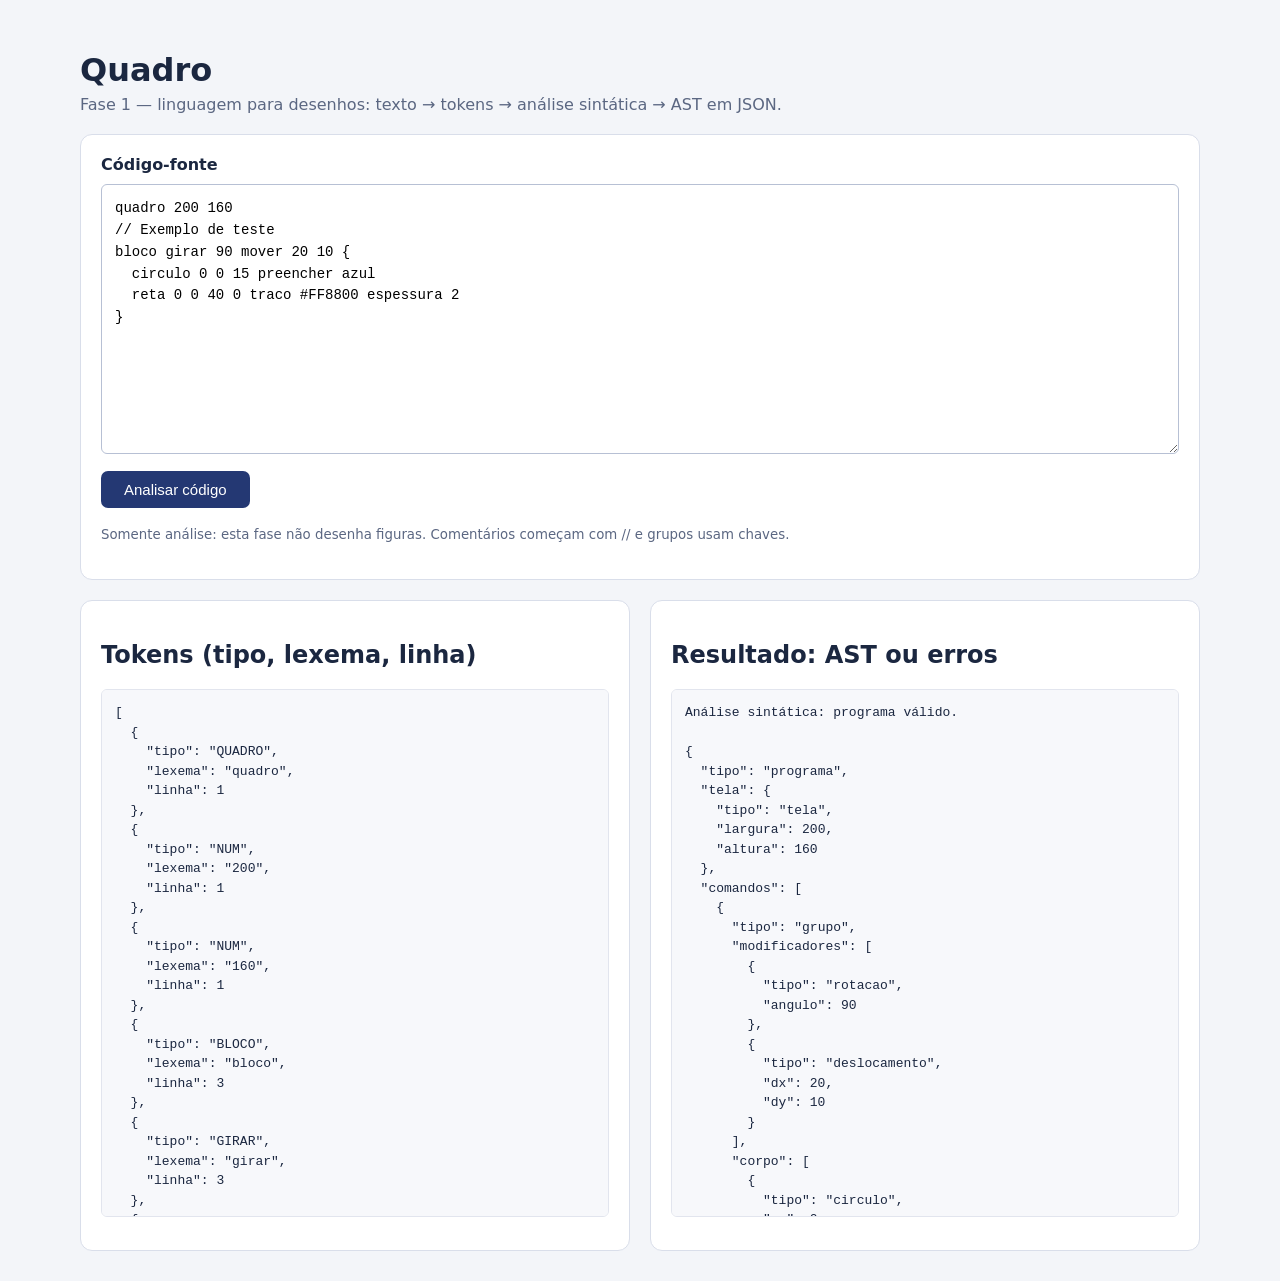
<file: FASE 1/index.html>
<!doctype html>
<html lang="pt-BR">
<head>
  <meta charset="utf-8">
  <meta name="viewport" content="width=device-width,initial-scale=1">
  <title>Quadro | Analisador léxico, sintático e AST</title>
  <style>
    :root { font-family: system-ui, sans-serif; color-scheme: light; }
    body { max-width: 1120px; margin: auto; padding: 30px 20px; background: #f3f5f9; color: #1b2740; }
    h1 { margin-bottom: 0; } .sub { color:#5b6782; margin-top:6px; }
    .panel { background:white; padding:20px; border: 1px solid #d9deea; border-radius:12px; margin-top:20px; }
    label {display:block; font-weight:600; margin-bottom:10px;}
    textarea { width:100%; box-sizing:border-box; min-height:270px; padding:13px; border:1px solid #b7c0d4; border-radius:6px; font: 14px/1.55 ui-monospace, monospace; resize:vertical; }
    button { margin-top:13px; padding:10px 23px; cursor:pointer; background:#243873; color:white; border:0; border-radius:7px; font-size:15px; }
    .outputs {display:grid; grid-template-columns:1fr 1fr; gap:20px;}
    pre { overflow:auto; white-space:pre-wrap; overflow-wrap:anywhere; background:#f7f8fb; border:1px solid #e2e5ee; border-radius:6px; padding:13px; min-height:200px; max-height:500px; font:13px/1.5 ui-monospace, monospace; }
    small {color:#5b6782;} @media(max-width:750px) {.outputs {grid-template-columns:1fr}}
  </style>
</head>
<body>
  <h1>Quadro</h1>
  <p class="sub">Fase 1 — linguagem para desenhos: texto → tokens → análise sintática → AST em JSON.</p>
  <div class="panel">
    <label for="entrada">Código-fonte</label>
    <textarea id="entrada" spellcheck="false">quadro 200 160
// Exemplo de teste
bloco girar 90 mover 20 10 {
  circulo 0 0 15 preencher azul
  reta 0 0 40 0 traco #FF8800 espessura 2
}</textarea>
    <button id="analisar" type="button">Analisar código</button>
    <p><small>Somente análise: esta fase não desenha figuras. Comentários começam com // e grupos usam chaves.</small></p>
  </div>
  <div class="outputs">
    <section class="panel"><h2>Tokens (tipo, lexema, linha)</h2><pre id="tokens" aria-live="polite"></pre></section>
    <section class="panel"><h2>Resultado: AST ou erros</h2><pre id="resultado" aria-live="polite"></pre></section>
  </div>
  <script type="module" src="./main.js"></script>
</body>
</html>
</file>
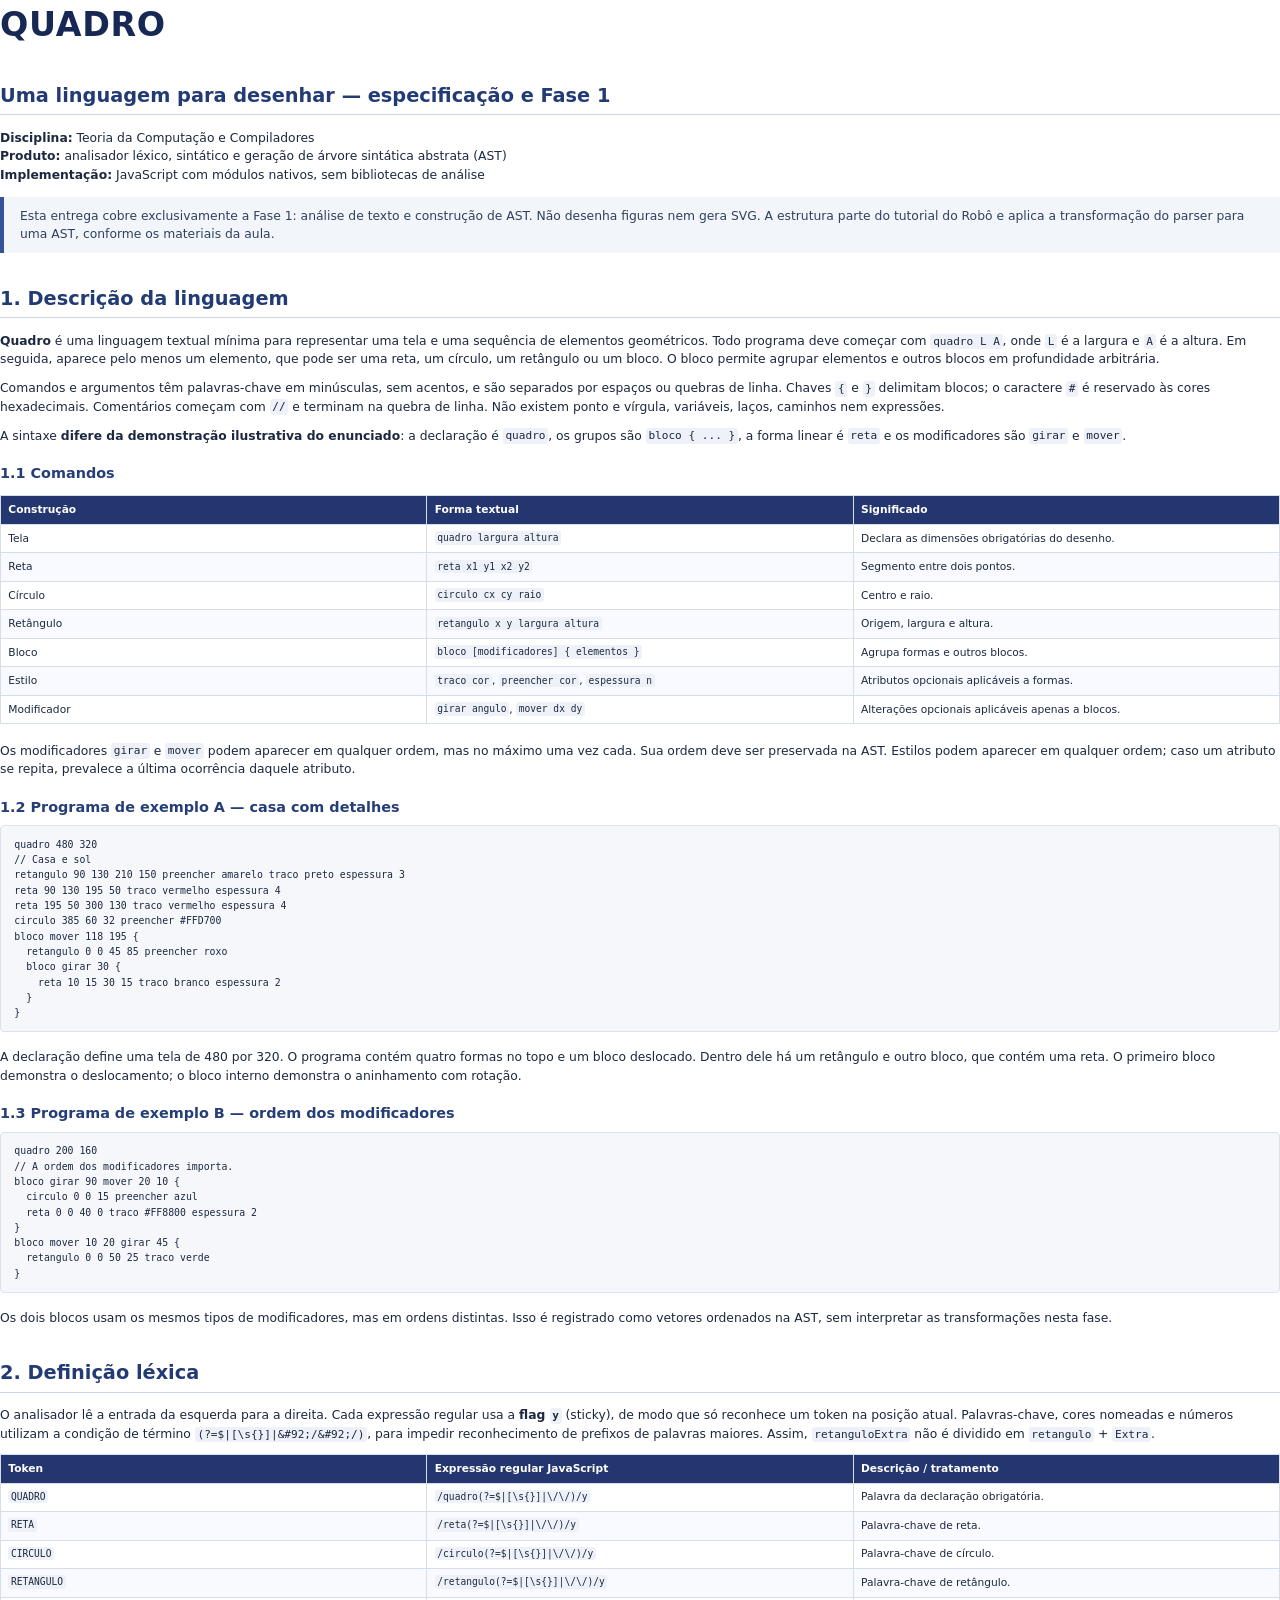
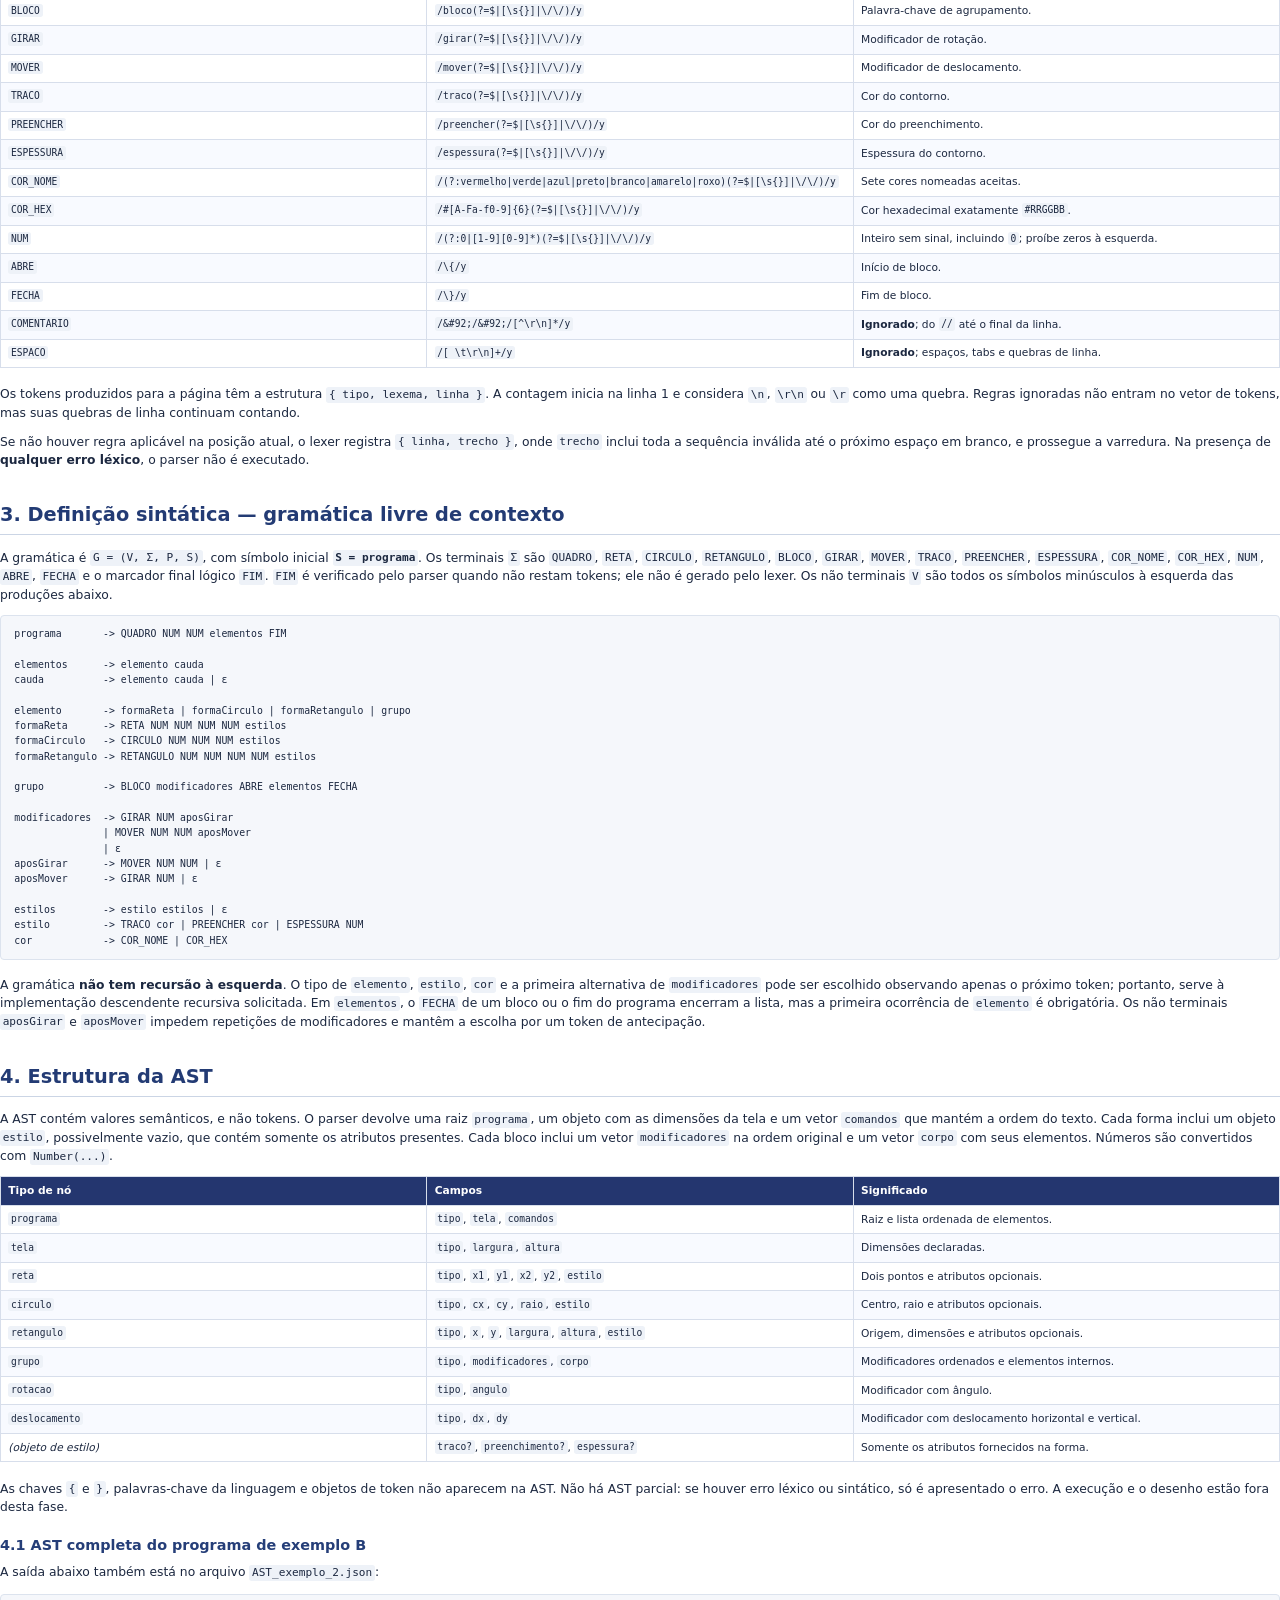
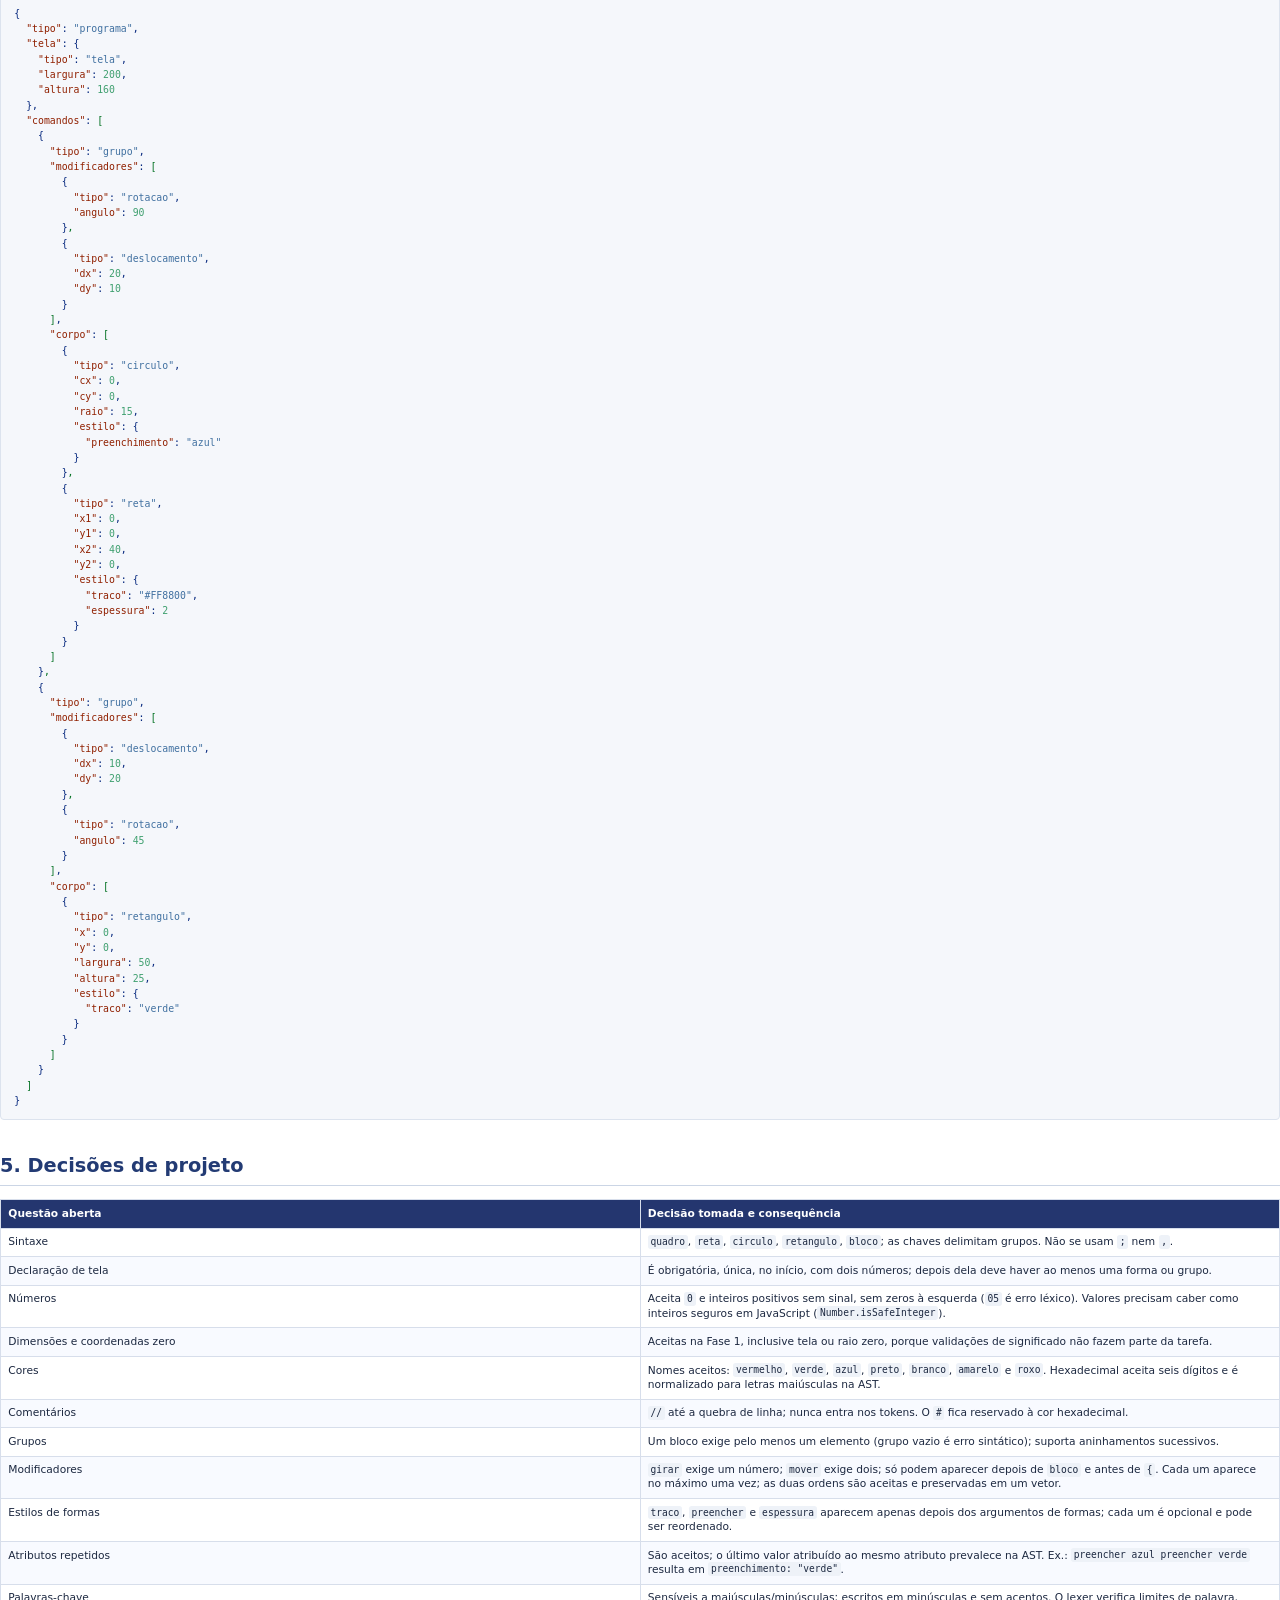
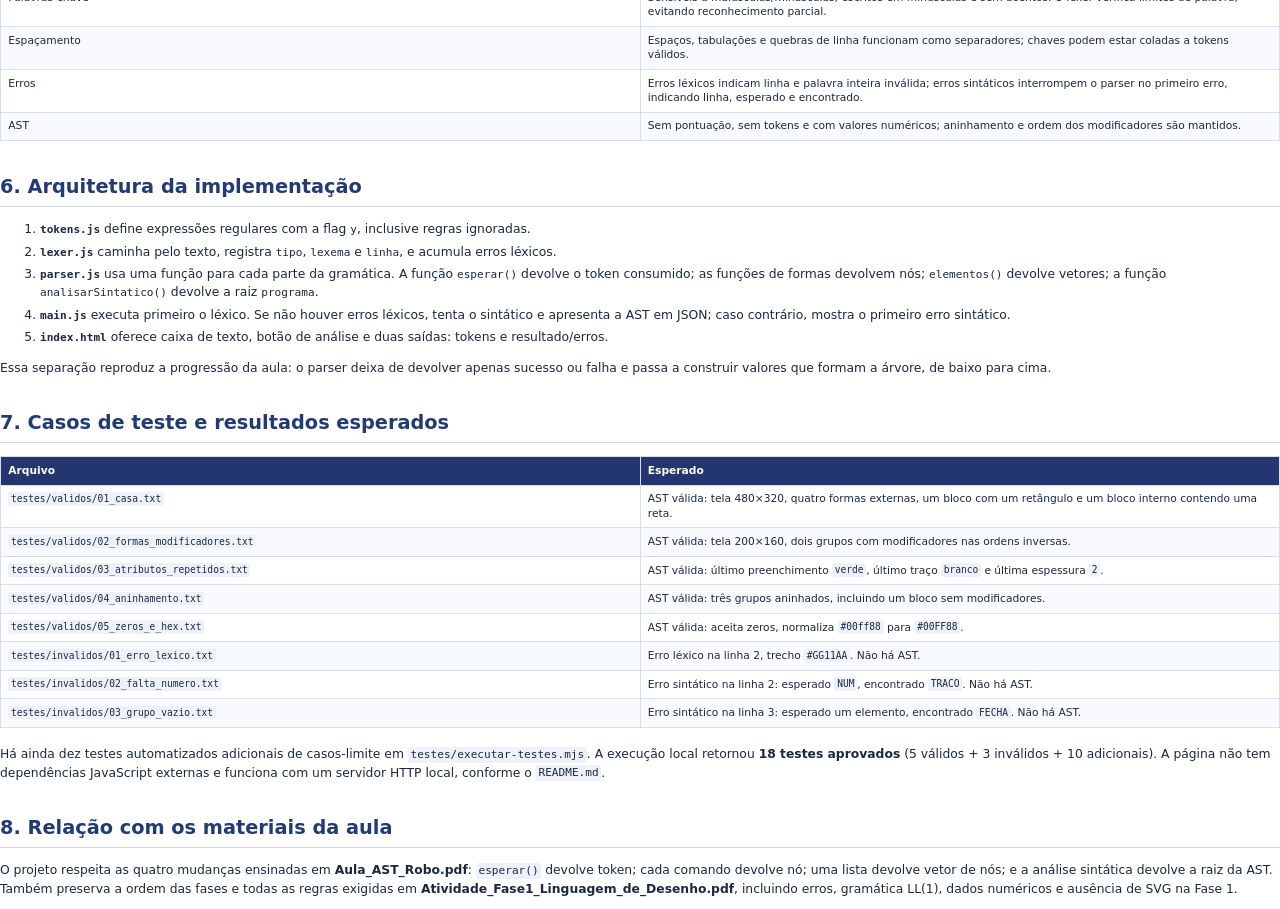
<file: FASE 1/Especificacao_Linguagem.html>
<!DOCTYPE html>
<html xmlns="http://www.w3.org/1999/xhtml" lang="pt-BR" xml:lang="pt-BR">
<head>
  <meta charset="utf-8" />
  <meta name="generator" content="pandoc" />
  <meta name="viewport" content="width=device-width, initial-scale=1.0, user-scalable=yes" />
  <title>Quadro - Especifica����o da Linguagem</title>
  <style>
    code{white-space: pre-wrap;}
    span.smallcaps{font-variant: small-caps;}
    div.columns{display: flex; gap: min(4vw, 1.5em);}
    div.column{flex: auto; overflow-x: auto;}
    div.hanging-indent{margin-left: 1.5em; text-indent: -1.5em;}
    /* The extra [class] is a hack that increases specificity enough to
       override a similar rule in reveal.js */
    ul.task-list[class]{list-style: none;}
    ul.task-list li input[type="checkbox"] {
      font-size: inherit;
      width: 0.8em;
      margin: 0 0.8em 0.2em -1.6em;
      vertical-align: middle;
    }
    .display.math{display: block; text-align: center; margin: 0.5rem auto;}
    /* CSS for syntax highlighting */
    pre > code.sourceCode { white-space: pre; position: relative; }
    pre > code.sourceCode > span { line-height: 1.25; }
    pre > code.sourceCode > span:empty { height: 1.2em; }
    .sourceCode { overflow: visible; }
    code.sourceCode > span { color: inherit; text-decoration: inherit; }
    div.sourceCode { margin: 1em 0; }
    pre.sourceCode { margin: 0; }
    @media screen {
    div.sourceCode { overflow: auto; }
    }
    @media print {
    pre > code.sourceCode { white-space: pre-wrap; }
    pre > code.sourceCode > span { display: inline-block; text-indent: -5em; padding-left: 5em; }
    }
    pre.numberSource code
      { counter-reset: source-line 0; }
    pre.numberSource code > span
      { position: relative; left: -4em; counter-increment: source-line; }
    pre.numberSource code > span > a:first-child::before
      { content: counter(source-line);
        position: relative; left: -1em; text-align: right; vertical-align: baseline;
        border: none; display: inline-block;
        -webkit-touch-callout: none; -webkit-user-select: none;
        -khtml-user-select: none; -moz-user-select: none;
        -ms-user-select: none; user-select: none;
        padding: 0 4px; width: 4em;
        color: #aaaaaa;
      }
    pre.numberSource { margin-left: 3em; border-left: 1px solid #aaaaaa;  padding-left: 4px; }
    div.sourceCode
      {   }
    @media screen {
    pre > code.sourceCode > span > a:first-child::before { text-decoration: underline; }
    }
    code span.al { color: #ff0000; font-weight: bold; } /* Alert */
    code span.an { color: #60a0b0; font-weight: bold; font-style: italic; } /* Annotation */
    code span.at { color: #7d9029; } /* Attribute */
    code span.bn { color: #40a070; } /* BaseN */
    code span.bu { color: #008000; } /* BuiltIn */
    code span.cf { color: #007020; font-weight: bold; } /* ControlFlow */
    code span.ch { color: #4070a0; } /* Char */
    code span.cn { color: #880000; } /* Constant */
    code span.co { color: #60a0b0; font-style: italic; } /* Comment */
    code span.cv { color: #60a0b0; font-weight: bold; font-style: italic; } /* CommentVar */
    code span.do { color: #ba2121; font-style: italic; } /* Documentation */
    code span.dt { color: #902000; } /* DataType */
    code span.dv { color: #40a070; } /* DecVal */
    code span.er { color: #ff0000; font-weight: bold; } /* Error */
    code span.ex { } /* Extension */
    code span.fl { color: #40a070; } /* Float */
    code span.fu { color: #06287e; } /* Function */
    code span.im { color: #008000; font-weight: bold; } /* Import */
    code span.in { color: #60a0b0; font-weight: bold; font-style: italic; } /* Information */
    code span.kw { color: #007020; font-weight: bold; } /* Keyword */
    code span.op { color: #666666; } /* Operator */
    code span.ot { color: #007020; } /* Other */
    code span.pp { color: #bc7a00; } /* Preprocessor */
    code span.sc { color: #4070a0; } /* SpecialChar */
    code span.ss { color: #bb6688; } /* SpecialString */
    code span.st { color: #4070a0; } /* String */
    code span.va { color: #19177c; } /* Variable */
    code span.vs { color: #4070a0; } /* VerbatimString */
    code span.wa { color: #60a0b0; font-weight: bold; font-style: italic; } /* Warning */
  </style>
  <link rel="stylesheet" href="estilo_pdf.css" />
</head>
<body>
<h1 id="quadro">QUADRO</h1>
<h2 id="uma-linguagem-para-desenhar--especificação-e-fase-1">Uma
linguagem para desenhar — especificação e Fase 1</h2>
<p><strong>Disciplina:</strong> Teoria da Computação e
Compiladores<br />
<strong>Produto:</strong> analisador léxico, sintático e geração de
árvore sintática abstrata (AST)<br />
<strong>Implementação:</strong> JavaScript com módulos nativos, sem
bibliotecas de análise</p>
<blockquote>
<p>Esta entrega cobre exclusivamente a Fase 1: análise de texto e
construção de AST. Não desenha figuras nem gera SVG. A estrutura parte
do tutorial do Robô e aplica a transformação do parser para uma AST,
conforme os materiais da aula.</p>
</blockquote>
<h2 id="1-descrição-da-linguagem">1. Descrição da linguagem</h2>
<p><strong>Quadro</strong> é uma linguagem textual mínima para
representar uma tela e uma sequência de elementos geométricos. Todo
programa deve começar com <code>quadro L A</code>, onde <code>L</code> é
a largura e <code>A</code> é a altura. Em seguida, aparece pelo menos um
elemento, que pode ser uma reta, um círculo, um retângulo ou um bloco. O
bloco permite agrupar elementos e outros blocos em profundidade
arbitrária.</p>
<p>Comandos e argumentos têm palavras-chave em minúsculas, sem acentos,
e são separados por espaços ou quebras de linha. Chaves <code>{</code> e
<code>}</code> delimitam blocos; o caractere <code>#</code> é reservado
às cores hexadecimais. Comentários começam com <code>//</code> e
terminam na quebra de linha. Não existem ponto e vírgula, variáveis,
laços, caminhos nem expressões.</p>
<p>A sintaxe <strong>difere da demonstração ilustrativa do
enunciado</strong>: a declaração é <code>quadro</code>, os grupos são
<code>bloco { ... }</code>, a forma linear é <code>reta</code> e os
modificadores são <code>girar</code> e <code>mover</code>.</p>
<h3 id="11-comandos">1.1 Comandos</h3>
<table>
<thead>
<tr class="header">
<th>Construção</th>
<th>Forma textual</th>
<th>Significado</th>
</tr>
</thead>
<tbody>
<tr class="odd">
<td>Tela</td>
<td><code>quadro largura altura</code></td>
<td>Declara as dimensões obrigatórias do desenho.</td>
</tr>
<tr class="even">
<td>Reta</td>
<td><code>reta x1 y1 x2 y2</code></td>
<td>Segmento entre dois pontos.</td>
</tr>
<tr class="odd">
<td>Círculo</td>
<td><code>circulo cx cy raio</code></td>
<td>Centro e raio.</td>
</tr>
<tr class="even">
<td>Retângulo</td>
<td><code>retangulo x y largura altura</code></td>
<td>Origem, largura e altura.</td>
</tr>
<tr class="odd">
<td>Bloco</td>
<td><code>bloco [modificadores] { elementos }</code></td>
<td>Agrupa formas e outros blocos.</td>
</tr>
<tr class="even">
<td>Estilo</td>
<td><code>traco cor</code>, <code>preencher cor</code>,
<code>espessura n</code></td>
<td>Atributos opcionais aplicáveis a formas.</td>
</tr>
<tr class="odd">
<td>Modificador</td>
<td><code>girar angulo</code>, <code>mover dx dy</code></td>
<td>Alterações opcionais aplicáveis apenas a blocos.</td>
</tr>
</tbody>
</table>
<p>Os modificadores <code>girar</code> e <code>mover</code> podem
aparecer em qualquer ordem, mas no máximo uma vez cada. Sua ordem deve
ser preservada na AST. Estilos podem aparecer em qualquer ordem; caso um
atributo se repita, prevalece a última ocorrência daquele atributo.</p>
<h3 id="12-programa-de-exemplo-a--casa-com-detalhes">1.2 Programa de
exemplo A — casa com detalhes</h3>
<pre class="text"><code>quadro 480 320
// Casa e sol
retangulo 90 130 210 150 preencher amarelo traco preto espessura 3
reta 90 130 195 50 traco vermelho espessura 4
reta 195 50 300 130 traco vermelho espessura 4
circulo 385 60 32 preencher #FFD700
bloco mover 118 195 {
  retangulo 0 0 45 85 preencher roxo
  bloco girar 30 {
    reta 10 15 30 15 traco branco espessura 2
  }
}</code></pre>
<p>A declaração define uma tela de 480 por 320. O programa contém quatro
formas no topo e um bloco deslocado. Dentro dele há um retângulo e outro
bloco, que contém uma reta. O primeiro bloco demonstra o deslocamento; o
bloco interno demonstra o aninhamento com rotação.</p>
<h3 id="13-programa-de-exemplo-b--ordem-dos-modificadores">1.3 Programa
de exemplo B — ordem dos modificadores</h3>
<pre class="text"><code>quadro 200 160
// A ordem dos modificadores importa.
bloco girar 90 mover 20 10 {
  circulo 0 0 15 preencher azul
  reta 0 0 40 0 traco #FF8800 espessura 2
}
bloco mover 10 20 girar 45 {
  retangulo 0 0 50 25 traco verde
}</code></pre>
<p>Os dois blocos usam os mesmos tipos de modificadores, mas em ordens
distintas. Isso é registrado como vetores ordenados na AST, sem
interpretar as transformações nesta fase.</p>
<h2 id="2-definição-léxica">2. Definição léxica</h2>
<p>O analisador lê a entrada da esquerda para a direita. Cada expressão
regular usa a <strong>flag <code>y</code></strong> (sticky), de modo que
só reconhece um token na posição atual. Palavras-chave, cores nomeadas e
números utilizam a condição de término
<code>(?=$|[\s{}]|&amp;#92;/&amp;#92;/)</code>, para impedir
reconhecimento de prefixos de palavras maiores. Assim,
<code>retanguloExtra</code> não é dividido em <code>retangulo</code> +
<code>Extra</code>.</p>
<table>
<thead>
<tr class="header">
<th>Token</th>
<th>Expressão regular JavaScript</th>
<th>Descrição / tratamento</th>
</tr>
</thead>
<tbody>
<tr class="odd">
<td><code>QUADRO</code></td>
<td><code>/quadro(?=$|[\s{}]|\/\/)/y</code></td>
<td>Palavra da declaração obrigatória.</td>
</tr>
<tr class="even">
<td><code>RETA</code></td>
<td><code>/reta(?=$|[\s{}]|\/\/)/y</code></td>
<td>Palavra-chave de reta.</td>
</tr>
<tr class="odd">
<td><code>CIRCULO</code></td>
<td><code>/circulo(?=$|[\s{}]|\/\/)/y</code></td>
<td>Palavra-chave de círculo.</td>
</tr>
<tr class="even">
<td><code>RETANGULO</code></td>
<td><code>/retangulo(?=$|[\s{}]|\/\/)/y</code></td>
<td>Palavra-chave de retângulo.</td>
</tr>
<tr class="odd">
<td><code>BLOCO</code></td>
<td><code>/bloco(?=$|[\s{}]|\/\/)/y</code></td>
<td>Palavra-chave de agrupamento.</td>
</tr>
<tr class="even">
<td><code>GIRAR</code></td>
<td><code>/girar(?=$|[\s{}]|\/\/)/y</code></td>
<td>Modificador de rotação.</td>
</tr>
<tr class="odd">
<td><code>MOVER</code></td>
<td><code>/mover(?=$|[\s{}]|\/\/)/y</code></td>
<td>Modificador de deslocamento.</td>
</tr>
<tr class="even">
<td><code>TRACO</code></td>
<td><code>/traco(?=$|[\s{}]|\/\/)/y</code></td>
<td>Cor do contorno.</td>
</tr>
<tr class="odd">
<td><code>PREENCHER</code></td>
<td><code>/preencher(?=$|[\s{}]|\/\/)/y</code></td>
<td>Cor do preenchimento.</td>
</tr>
<tr class="even">
<td><code>ESPESSURA</code></td>
<td><code>/espessura(?=$|[\s{}]|\/\/)/y</code></td>
<td>Espessura do contorno.</td>
</tr>
<tr class="odd">
<td><code>COR_NOME</code></td>
<td><code>/(?:vermelho|verde|azul|preto|branco|amarelo|roxo)(?=$|[\s{}]|\/\/)/y</code></td>
<td>Sete cores nomeadas aceitas.</td>
</tr>
<tr class="even">
<td><code>COR_HEX</code></td>
<td><code>/#[A-Fa-f0-9]{6}(?=$|[\s{}]|\/\/)/y</code></td>
<td>Cor hexadecimal exatamente <code>#RRGGBB</code>.</td>
</tr>
<tr class="odd">
<td><code>NUM</code></td>
<td><code>/(?:0|[1-9][0-9]*)(?=$|[\s{}]|\/\/)/y</code></td>
<td>Inteiro sem sinal, incluindo <code>0</code>; proíbe zeros à
esquerda.</td>
</tr>
<tr class="even">
<td><code>ABRE</code></td>
<td><code>/\{/y</code></td>
<td>Início de bloco.</td>
</tr>
<tr class="odd">
<td><code>FECHA</code></td>
<td><code>/\}/y</code></td>
<td>Fim de bloco.</td>
</tr>
<tr class="even">
<td><code>COMENTARIO</code></td>
<td><code>/&amp;#92;/&amp;#92;/[^\r\n]*/y</code></td>
<td><strong>Ignorado</strong>; do <code>//</code> até o final da
linha.</td>
</tr>
<tr class="odd">
<td><code>ESPACO</code></td>
<td><code>/[ \t\r\n]+/y</code></td>
<td><strong>Ignorado</strong>; espaços, tabs e quebras de linha.</td>
</tr>
</tbody>
</table>
<p>Os tokens produzidos para a página têm a estrutura
<code>{ tipo, lexema, linha }</code>. A contagem inicia na linha 1 e
considera <code>\n</code>, <code>\r\n</code> ou <code>\r</code> como uma
quebra. Regras ignoradas não entram no vetor de tokens, mas suas quebras
de linha continuam contando.</p>
<p>Se não houver regra aplicável na posição atual, o lexer registra
<code>{ linha, trecho }</code>, onde <code>trecho</code> inclui toda a
sequência inválida até o próximo espaço em branco, e prossegue a
varredura. Na presença de <strong>qualquer erro léxico</strong>, o
parser não é executado.</p>
<h2 id="3-definição-sintática--gramática-livre-de-contexto">3. Definição
sintática — gramática livre de contexto</h2>
<p>A gramática é <code>G = (V, Σ, P, S)</code>, com símbolo inicial
<strong><code>S = programa</code></strong>. Os terminais <code>Σ</code>
são <code>QUADRO</code>, <code>RETA</code>, <code>CIRCULO</code>,
<code>RETANGULO</code>, <code>BLOCO</code>, <code>GIRAR</code>,
<code>MOVER</code>, <code>TRACO</code>, <code>PREENCHER</code>,
<code>ESPESSURA</code>, <code>COR_NOME</code>, <code>COR_HEX</code>,
<code>NUM</code>, <code>ABRE</code>, <code>FECHA</code> e o marcador
final lógico <code>FIM</code>. <code>FIM</code> é verificado pelo parser
quando não restam tokens; ele não é gerado pelo lexer. Os não terminais
<code>V</code> são todos os símbolos minúsculos à esquerda das produções
abaixo.</p>
<pre class="text"><code>programa       -&gt; QUADRO NUM NUM elementos FIM

elementos      -&gt; elemento cauda
cauda          -&gt; elemento cauda | ε

elemento       -&gt; formaReta | formaCirculo | formaRetangulo | grupo
formaReta      -&gt; RETA NUM NUM NUM NUM estilos
formaCirculo   -&gt; CIRCULO NUM NUM NUM estilos
formaRetangulo -&gt; RETANGULO NUM NUM NUM NUM estilos

grupo          -&gt; BLOCO modificadores ABRE elementos FECHA

modificadores  -&gt; GIRAR NUM aposGirar
               | MOVER NUM NUM aposMover
               | ε
aposGirar      -&gt; MOVER NUM NUM | ε
aposMover      -&gt; GIRAR NUM | ε

estilos        -&gt; estilo estilos | ε
estilo         -&gt; TRACO cor | PREENCHER cor | ESPESSURA NUM
cor            -&gt; COR_NOME | COR_HEX</code></pre>
<p>A gramática <strong>não tem recursão à esquerda</strong>. O tipo de
<code>elemento</code>, <code>estilo</code>, <code>cor</code> e a
primeira alternativa de <code>modificadores</code> pode ser escolhido
observando apenas o próximo token; portanto, serve à implementação
descendente recursiva solicitada. Em <code>elementos</code>, o
<code>FECHA</code> de um bloco ou o fim do programa encerram a lista,
mas a primeira ocorrência de <code>elemento</code> é obrigatória. Os não
terminais <code>aposGirar</code> e <code>aposMover</code> impedem
repetições de modificadores e mantêm a escolha por um token de
antecipação.</p>
<h2 id="4-estrutura-da-ast">4. Estrutura da AST</h2>
<p>A AST contém valores semânticos, e não tokens. O parser devolve uma
raiz <code>programa</code>, um objeto com as dimensões da tela e um
vetor <code>comandos</code> que mantém a ordem do texto. Cada forma
inclui um objeto <code>estilo</code>, possivelmente vazio, que contém
somente os atributos presentes. Cada bloco inclui um vetor
<code>modificadores</code> na ordem original e um vetor
<code>corpo</code> com seus elementos. Números são convertidos com
<code>Number(...)</code>.</p>
<table>
<thead>
<tr class="header">
<th>Tipo de nó</th>
<th>Campos</th>
<th>Significado</th>
</tr>
</thead>
<tbody>
<tr class="odd">
<td><code>programa</code></td>
<td><code>tipo</code>, <code>tela</code>, <code>comandos</code></td>
<td>Raiz e lista ordenada de elementos.</td>
</tr>
<tr class="even">
<td><code>tela</code></td>
<td><code>tipo</code>, <code>largura</code>, <code>altura</code></td>
<td>Dimensões declaradas.</td>
</tr>
<tr class="odd">
<td><code>reta</code></td>
<td><code>tipo</code>, <code>x1</code>, <code>y1</code>,
<code>x2</code>, <code>y2</code>, <code>estilo</code></td>
<td>Dois pontos e atributos opcionais.</td>
</tr>
<tr class="even">
<td><code>circulo</code></td>
<td><code>tipo</code>, <code>cx</code>, <code>cy</code>,
<code>raio</code>, <code>estilo</code></td>
<td>Centro, raio e atributos opcionais.</td>
</tr>
<tr class="odd">
<td><code>retangulo</code></td>
<td><code>tipo</code>, <code>x</code>, <code>y</code>,
<code>largura</code>, <code>altura</code>, <code>estilo</code></td>
<td>Origem, dimensões e atributos opcionais.</td>
</tr>
<tr class="even">
<td><code>grupo</code></td>
<td><code>tipo</code>, <code>modificadores</code>,
<code>corpo</code></td>
<td>Modificadores ordenados e elementos internos.</td>
</tr>
<tr class="odd">
<td><code>rotacao</code></td>
<td><code>tipo</code>, <code>angulo</code></td>
<td>Modificador com ângulo.</td>
</tr>
<tr class="even">
<td><code>deslocamento</code></td>
<td><code>tipo</code>, <code>dx</code>, <code>dy</code></td>
<td>Modificador com deslocamento horizontal e vertical.</td>
</tr>
<tr class="odd">
<td><em>(objeto de estilo)</em></td>
<td><code>traco?</code>, <code>preenchimento?</code>,
<code>espessura?</code></td>
<td>Somente os atributos fornecidos na forma.</td>
</tr>
</tbody>
</table>
<p>As chaves <code>{</code> e <code>}</code>, palavras-chave da
linguagem e objetos de token não aparecem na AST. Não há AST parcial: se
houver erro léxico ou sintático, só é apresentado o erro. A execução e o
desenho estão fora desta fase.</p>
<h3 id="41-ast-completa-do-programa-de-exemplo-b">4.1 AST completa do
programa de exemplo B</h3>
<p>A saída abaixo também está no arquivo
<code>AST_exemplo_2.json</code>:</p>
<div class="sourceCode" id="cb4"><pre
class="sourceCode json"><code class="sourceCode json"><span id="cb4-1"><a href="#cb4-1" aria-hidden="true" tabindex="-1"></a><span class="fu">{</span></span>
<span id="cb4-2"><a href="#cb4-2" aria-hidden="true" tabindex="-1"></a>  <span class="dt">&quot;tipo&quot;</span><span class="fu">:</span> <span class="st">&quot;programa&quot;</span><span class="fu">,</span></span>
<span id="cb4-3"><a href="#cb4-3" aria-hidden="true" tabindex="-1"></a>  <span class="dt">&quot;tela&quot;</span><span class="fu">:</span> <span class="fu">{</span></span>
<span id="cb4-4"><a href="#cb4-4" aria-hidden="true" tabindex="-1"></a>    <span class="dt">&quot;tipo&quot;</span><span class="fu">:</span> <span class="st">&quot;tela&quot;</span><span class="fu">,</span></span>
<span id="cb4-5"><a href="#cb4-5" aria-hidden="true" tabindex="-1"></a>    <span class="dt">&quot;largura&quot;</span><span class="fu">:</span> <span class="dv">200</span><span class="fu">,</span></span>
<span id="cb4-6"><a href="#cb4-6" aria-hidden="true" tabindex="-1"></a>    <span class="dt">&quot;altura&quot;</span><span class="fu">:</span> <span class="dv">160</span></span>
<span id="cb4-7"><a href="#cb4-7" aria-hidden="true" tabindex="-1"></a>  <span class="fu">},</span></span>
<span id="cb4-8"><a href="#cb4-8" aria-hidden="true" tabindex="-1"></a>  <span class="dt">&quot;comandos&quot;</span><span class="fu">:</span> <span class="ot">[</span></span>
<span id="cb4-9"><a href="#cb4-9" aria-hidden="true" tabindex="-1"></a>    <span class="fu">{</span></span>
<span id="cb4-10"><a href="#cb4-10" aria-hidden="true" tabindex="-1"></a>      <span class="dt">&quot;tipo&quot;</span><span class="fu">:</span> <span class="st">&quot;grupo&quot;</span><span class="fu">,</span></span>
<span id="cb4-11"><a href="#cb4-11" aria-hidden="true" tabindex="-1"></a>      <span class="dt">&quot;modificadores&quot;</span><span class="fu">:</span> <span class="ot">[</span></span>
<span id="cb4-12"><a href="#cb4-12" aria-hidden="true" tabindex="-1"></a>        <span class="fu">{</span></span>
<span id="cb4-13"><a href="#cb4-13" aria-hidden="true" tabindex="-1"></a>          <span class="dt">&quot;tipo&quot;</span><span class="fu">:</span> <span class="st">&quot;rotacao&quot;</span><span class="fu">,</span></span>
<span id="cb4-14"><a href="#cb4-14" aria-hidden="true" tabindex="-1"></a>          <span class="dt">&quot;angulo&quot;</span><span class="fu">:</span> <span class="dv">90</span></span>
<span id="cb4-15"><a href="#cb4-15" aria-hidden="true" tabindex="-1"></a>        <span class="fu">}</span><span class="ot">,</span></span>
<span id="cb4-16"><a href="#cb4-16" aria-hidden="true" tabindex="-1"></a>        <span class="fu">{</span></span>
<span id="cb4-17"><a href="#cb4-17" aria-hidden="true" tabindex="-1"></a>          <span class="dt">&quot;tipo&quot;</span><span class="fu">:</span> <span class="st">&quot;deslocamento&quot;</span><span class="fu">,</span></span>
<span id="cb4-18"><a href="#cb4-18" aria-hidden="true" tabindex="-1"></a>          <span class="dt">&quot;dx&quot;</span><span class="fu">:</span> <span class="dv">20</span><span class="fu">,</span></span>
<span id="cb4-19"><a href="#cb4-19" aria-hidden="true" tabindex="-1"></a>          <span class="dt">&quot;dy&quot;</span><span class="fu">:</span> <span class="dv">10</span></span>
<span id="cb4-20"><a href="#cb4-20" aria-hidden="true" tabindex="-1"></a>        <span class="fu">}</span></span>
<span id="cb4-21"><a href="#cb4-21" aria-hidden="true" tabindex="-1"></a>      <span class="ot">]</span><span class="fu">,</span></span>
<span id="cb4-22"><a href="#cb4-22" aria-hidden="true" tabindex="-1"></a>      <span class="dt">&quot;corpo&quot;</span><span class="fu">:</span> <span class="ot">[</span></span>
<span id="cb4-23"><a href="#cb4-23" aria-hidden="true" tabindex="-1"></a>        <span class="fu">{</span></span>
<span id="cb4-24"><a href="#cb4-24" aria-hidden="true" tabindex="-1"></a>          <span class="dt">&quot;tipo&quot;</span><span class="fu">:</span> <span class="st">&quot;circulo&quot;</span><span class="fu">,</span></span>
<span id="cb4-25"><a href="#cb4-25" aria-hidden="true" tabindex="-1"></a>          <span class="dt">&quot;cx&quot;</span><span class="fu">:</span> <span class="dv">0</span><span class="fu">,</span></span>
<span id="cb4-26"><a href="#cb4-26" aria-hidden="true" tabindex="-1"></a>          <span class="dt">&quot;cy&quot;</span><span class="fu">:</span> <span class="dv">0</span><span class="fu">,</span></span>
<span id="cb4-27"><a href="#cb4-27" aria-hidden="true" tabindex="-1"></a>          <span class="dt">&quot;raio&quot;</span><span class="fu">:</span> <span class="dv">15</span><span class="fu">,</span></span>
<span id="cb4-28"><a href="#cb4-28" aria-hidden="true" tabindex="-1"></a>          <span class="dt">&quot;estilo&quot;</span><span class="fu">:</span> <span class="fu">{</span></span>
<span id="cb4-29"><a href="#cb4-29" aria-hidden="true" tabindex="-1"></a>            <span class="dt">&quot;preenchimento&quot;</span><span class="fu">:</span> <span class="st">&quot;azul&quot;</span></span>
<span id="cb4-30"><a href="#cb4-30" aria-hidden="true" tabindex="-1"></a>          <span class="fu">}</span></span>
<span id="cb4-31"><a href="#cb4-31" aria-hidden="true" tabindex="-1"></a>        <span class="fu">}</span><span class="ot">,</span></span>
<span id="cb4-32"><a href="#cb4-32" aria-hidden="true" tabindex="-1"></a>        <span class="fu">{</span></span>
<span id="cb4-33"><a href="#cb4-33" aria-hidden="true" tabindex="-1"></a>          <span class="dt">&quot;tipo&quot;</span><span class="fu">:</span> <span class="st">&quot;reta&quot;</span><span class="fu">,</span></span>
<span id="cb4-34"><a href="#cb4-34" aria-hidden="true" tabindex="-1"></a>          <span class="dt">&quot;x1&quot;</span><span class="fu">:</span> <span class="dv">0</span><span class="fu">,</span></span>
<span id="cb4-35"><a href="#cb4-35" aria-hidden="true" tabindex="-1"></a>          <span class="dt">&quot;y1&quot;</span><span class="fu">:</span> <span class="dv">0</span><span class="fu">,</span></span>
<span id="cb4-36"><a href="#cb4-36" aria-hidden="true" tabindex="-1"></a>          <span class="dt">&quot;x2&quot;</span><span class="fu">:</span> <span class="dv">40</span><span class="fu">,</span></span>
<span id="cb4-37"><a href="#cb4-37" aria-hidden="true" tabindex="-1"></a>          <span class="dt">&quot;y2&quot;</span><span class="fu">:</span> <span class="dv">0</span><span class="fu">,</span></span>
<span id="cb4-38"><a href="#cb4-38" aria-hidden="true" tabindex="-1"></a>          <span class="dt">&quot;estilo&quot;</span><span class="fu">:</span> <span class="fu">{</span></span>
<span id="cb4-39"><a href="#cb4-39" aria-hidden="true" tabindex="-1"></a>            <span class="dt">&quot;traco&quot;</span><span class="fu">:</span> <span class="st">&quot;#FF8800&quot;</span><span class="fu">,</span></span>
<span id="cb4-40"><a href="#cb4-40" aria-hidden="true" tabindex="-1"></a>            <span class="dt">&quot;espessura&quot;</span><span class="fu">:</span> <span class="dv">2</span></span>
<span id="cb4-41"><a href="#cb4-41" aria-hidden="true" tabindex="-1"></a>          <span class="fu">}</span></span>
<span id="cb4-42"><a href="#cb4-42" aria-hidden="true" tabindex="-1"></a>        <span class="fu">}</span></span>
<span id="cb4-43"><a href="#cb4-43" aria-hidden="true" tabindex="-1"></a>      <span class="ot">]</span></span>
<span id="cb4-44"><a href="#cb4-44" aria-hidden="true" tabindex="-1"></a>    <span class="fu">}</span><span class="ot">,</span></span>
<span id="cb4-45"><a href="#cb4-45" aria-hidden="true" tabindex="-1"></a>    <span class="fu">{</span></span>
<span id="cb4-46"><a href="#cb4-46" aria-hidden="true" tabindex="-1"></a>      <span class="dt">&quot;tipo&quot;</span><span class="fu">:</span> <span class="st">&quot;grupo&quot;</span><span class="fu">,</span></span>
<span id="cb4-47"><a href="#cb4-47" aria-hidden="true" tabindex="-1"></a>      <span class="dt">&quot;modificadores&quot;</span><span class="fu">:</span> <span class="ot">[</span></span>
<span id="cb4-48"><a href="#cb4-48" aria-hidden="true" tabindex="-1"></a>        <span class="fu">{</span></span>
<span id="cb4-49"><a href="#cb4-49" aria-hidden="true" tabindex="-1"></a>          <span class="dt">&quot;tipo&quot;</span><span class="fu">:</span> <span class="st">&quot;deslocamento&quot;</span><span class="fu">,</span></span>
<span id="cb4-50"><a href="#cb4-50" aria-hidden="true" tabindex="-1"></a>          <span class="dt">&quot;dx&quot;</span><span class="fu">:</span> <span class="dv">10</span><span class="fu">,</span></span>
<span id="cb4-51"><a href="#cb4-51" aria-hidden="true" tabindex="-1"></a>          <span class="dt">&quot;dy&quot;</span><span class="fu">:</span> <span class="dv">20</span></span>
<span id="cb4-52"><a href="#cb4-52" aria-hidden="true" tabindex="-1"></a>        <span class="fu">}</span><span class="ot">,</span></span>
<span id="cb4-53"><a href="#cb4-53" aria-hidden="true" tabindex="-1"></a>        <span class="fu">{</span></span>
<span id="cb4-54"><a href="#cb4-54" aria-hidden="true" tabindex="-1"></a>          <span class="dt">&quot;tipo&quot;</span><span class="fu">:</span> <span class="st">&quot;rotacao&quot;</span><span class="fu">,</span></span>
<span id="cb4-55"><a href="#cb4-55" aria-hidden="true" tabindex="-1"></a>          <span class="dt">&quot;angulo&quot;</span><span class="fu">:</span> <span class="dv">45</span></span>
<span id="cb4-56"><a href="#cb4-56" aria-hidden="true" tabindex="-1"></a>        <span class="fu">}</span></span>
<span id="cb4-57"><a href="#cb4-57" aria-hidden="true" tabindex="-1"></a>      <span class="ot">]</span><span class="fu">,</span></span>
<span id="cb4-58"><a href="#cb4-58" aria-hidden="true" tabindex="-1"></a>      <span class="dt">&quot;corpo&quot;</span><span class="fu">:</span> <span class="ot">[</span></span>
<span id="cb4-59"><a href="#cb4-59" aria-hidden="true" tabindex="-1"></a>        <span class="fu">{</span></span>
<span id="cb4-60"><a href="#cb4-60" aria-hidden="true" tabindex="-1"></a>          <span class="dt">&quot;tipo&quot;</span><span class="fu">:</span> <span class="st">&quot;retangulo&quot;</span><span class="fu">,</span></span>
<span id="cb4-61"><a href="#cb4-61" aria-hidden="true" tabindex="-1"></a>          <span class="dt">&quot;x&quot;</span><span class="fu">:</span> <span class="dv">0</span><span class="fu">,</span></span>
<span id="cb4-62"><a href="#cb4-62" aria-hidden="true" tabindex="-1"></a>          <span class="dt">&quot;y&quot;</span><span class="fu">:</span> <span class="dv">0</span><span class="fu">,</span></span>
<span id="cb4-63"><a href="#cb4-63" aria-hidden="true" tabindex="-1"></a>          <span class="dt">&quot;largura&quot;</span><span class="fu">:</span> <span class="dv">50</span><span class="fu">,</span></span>
<span id="cb4-64"><a href="#cb4-64" aria-hidden="true" tabindex="-1"></a>          <span class="dt">&quot;altura&quot;</span><span class="fu">:</span> <span class="dv">25</span><span class="fu">,</span></span>
<span id="cb4-65"><a href="#cb4-65" aria-hidden="true" tabindex="-1"></a>          <span class="dt">&quot;estilo&quot;</span><span class="fu">:</span> <span class="fu">{</span></span>
<span id="cb4-66"><a href="#cb4-66" aria-hidden="true" tabindex="-1"></a>            <span class="dt">&quot;traco&quot;</span><span class="fu">:</span> <span class="st">&quot;verde&quot;</span></span>
<span id="cb4-67"><a href="#cb4-67" aria-hidden="true" tabindex="-1"></a>          <span class="fu">}</span></span>
<span id="cb4-68"><a href="#cb4-68" aria-hidden="true" tabindex="-1"></a>        <span class="fu">}</span></span>
<span id="cb4-69"><a href="#cb4-69" aria-hidden="true" tabindex="-1"></a>      <span class="ot">]</span></span>
<span id="cb4-70"><a href="#cb4-70" aria-hidden="true" tabindex="-1"></a>    <span class="fu">}</span></span>
<span id="cb4-71"><a href="#cb4-71" aria-hidden="true" tabindex="-1"></a>  <span class="ot">]</span></span>
<span id="cb4-72"><a href="#cb4-72" aria-hidden="true" tabindex="-1"></a><span class="fu">}</span></span></code></pre></div>
<h2 id="5-decisões-de-projeto">5. Decisões de projeto</h2>
<table>
<thead>
<tr class="header">
<th>Questão aberta</th>
<th>Decisão tomada e consequência</th>
</tr>
</thead>
<tbody>
<tr class="odd">
<td>Sintaxe</td>
<td><code>quadro</code>, <code>reta</code>, <code>circulo</code>,
<code>retangulo</code>, <code>bloco</code>; as chaves delimitam grupos.
Não se usam <code>;</code> nem <code>,</code>.</td>
</tr>
<tr class="even">
<td>Declaração de tela</td>
<td>É obrigatória, única, no início, com dois números; depois dela deve
haver ao menos uma forma ou grupo.</td>
</tr>
<tr class="odd">
<td>Números</td>
<td>Aceita <code>0</code> e inteiros positivos sem sinal, sem zeros à
esquerda (<code>05</code> é erro léxico). Valores precisam caber como
inteiros seguros em JavaScript (<code>Number.isSafeInteger</code>).</td>
</tr>
<tr class="even">
<td>Dimensões e coordenadas zero</td>
<td>Aceitas na Fase 1, inclusive tela ou raio zero, porque validações de
significado não fazem parte da tarefa.</td>
</tr>
<tr class="odd">
<td>Cores</td>
<td>Nomes aceitos: <code>vermelho</code>, <code>verde</code>,
<code>azul</code>, <code>preto</code>, <code>branco</code>,
<code>amarelo</code> e <code>roxo</code>. Hexadecimal aceita seis
dígitos e é normalizado para letras maiúsculas na AST.</td>
</tr>
<tr class="even">
<td>Comentários</td>
<td><code>//</code> até a quebra de linha; nunca entra nos tokens. O
<code>#</code> fica reservado à cor hexadecimal.</td>
</tr>
<tr class="odd">
<td>Grupos</td>
<td>Um bloco exige pelo menos um elemento (grupo vazio é erro
sintático); suporta aninhamentos sucessivos.</td>
</tr>
<tr class="even">
<td>Modificadores</td>
<td><code>girar</code> exige um número; <code>mover</code> exige dois;
só podem aparecer depois de <code>bloco</code> e antes de
<code>{</code>. Cada um aparece no máximo uma vez; as duas ordens são
aceitas e preservadas em um vetor.</td>
</tr>
<tr class="odd">
<td>Estilos de formas</td>
<td><code>traco</code>, <code>preencher</code> e <code>espessura</code>
aparecem apenas depois dos argumentos de formas; cada um é opcional e
pode ser reordenado.</td>
</tr>
<tr class="even">
<td>Atributos repetidos</td>
<td>São aceitos; o último valor atribuído ao mesmo atributo prevalece na
AST. Ex.: <code>preencher azul preencher verde</code> resulta em
<code>preenchimento: "verde"</code>.</td>
</tr>
<tr class="odd">
<td>Palavras-chave</td>
<td>Sensíveis a maiúsculas/minúsculas; escritos em minúsculas e sem
acentos. O lexer verifica limites de palavra, evitando reconhecimento
parcial.</td>
</tr>
<tr class="even">
<td>Espaçamento</td>
<td>Espaços, tabulações e quebras de linha funcionam como separadores;
chaves podem estar coladas a tokens válidos.</td>
</tr>
<tr class="odd">
<td>Erros</td>
<td>Erros léxicos indicam linha e palavra inteira inválida; erros
sintáticos interrompem o parser no primeiro erro, indicando linha,
esperado e encontrado.</td>
</tr>
<tr class="even">
<td>AST</td>
<td>Sem pontuação, sem tokens e com valores numéricos; aninhamento e
ordem dos modificadores são mantidos.</td>
</tr>
</tbody>
</table>
<h2 id="6-arquitetura-da-implementação">6. Arquitetura da
implementação</h2>
<ol type="1">
<li><strong><code>tokens.js</code></strong> define expressões regulares
com a flag <code>y</code>, inclusive regras ignoradas.</li>
<li><strong><code>lexer.js</code></strong> caminha pelo texto, registra
<code>tipo</code>, <code>lexema</code> e <code>linha</code>, e acumula
erros léxicos.</li>
<li><strong><code>parser.js</code></strong> usa uma função para cada
parte da gramática. A função <code>esperar()</code> devolve o token
consumido; as funções de formas devolvem nós; <code>elementos()</code>
devolve vetores; a função <code>analisarSintatico()</code> devolve a
raiz <code>programa</code>.</li>
<li><strong><code>main.js</code></strong> executa primeiro o léxico. Se
não houver erros léxicos, tenta o sintático e apresenta a AST em JSON;
caso contrário, mostra o primeiro erro sintático.</li>
<li><strong><code>index.html</code></strong> oferece caixa de texto,
botão de análise e duas saídas: tokens e resultado/erros.</li>
</ol>
<p>Essa separação reproduz a progressão da aula: o parser deixa de
devolver apenas sucesso ou falha e passa a construir valores que formam
a árvore, de baixo para cima.</p>
<h2 id="7-casos-de-teste-e-resultados-esperados">7. Casos de teste e
resultados esperados</h2>
<table>
<thead>
<tr class="header">
<th>Arquivo</th>
<th>Esperado</th>
</tr>
</thead>
<tbody>
<tr class="odd">
<td><code>testes/validos/01_casa.txt</code></td>
<td>AST válida: tela 480×320, quatro formas externas, um bloco com um
retângulo e um bloco interno contendo uma reta.</td>
</tr>
<tr class="even">
<td><code>testes/validos/02_formas_modificadores.txt</code></td>
<td>AST válida: tela 200×160, dois grupos com modificadores nas ordens
inversas.</td>
</tr>
<tr class="odd">
<td><code>testes/validos/03_atributos_repetidos.txt</code></td>
<td>AST válida: último preenchimento <code>verde</code>, último traço
<code>branco</code> e última espessura <code>2</code>.</td>
</tr>
<tr class="even">
<td><code>testes/validos/04_aninhamento.txt</code></td>
<td>AST válida: três grupos aninhados, incluindo um bloco sem
modificadores.</td>
</tr>
<tr class="odd">
<td><code>testes/validos/05_zeros_e_hex.txt</code></td>
<td>AST válida: aceita zeros, normaliza <code>#00ff88</code> para
<code>#00FF88</code>.</td>
</tr>
<tr class="even">
<td><code>testes/invalidos/01_erro_lexico.txt</code></td>
<td>Erro léxico na linha 2, trecho <code>#GG11AA</code>. Não há
AST.</td>
</tr>
<tr class="odd">
<td><code>testes/invalidos/02_falta_numero.txt</code></td>
<td>Erro sintático na linha 2: esperado <code>NUM</code>, encontrado
<code>TRACO</code>. Não há AST.</td>
</tr>
<tr class="even">
<td><code>testes/invalidos/03_grupo_vazio.txt</code></td>
<td>Erro sintático na linha 3: esperado um elemento, encontrado
<code>FECHA</code>. Não há AST.</td>
</tr>
</tbody>
</table>
<p>Há ainda dez testes automatizados adicionais de casos-limite em
<code>testes/executar-testes.mjs</code>. A execução local retornou
<strong>18 testes aprovados</strong> (5 válidos + 3 inválidos + 10
adicionais). A página não tem dependências JavaScript externas e
funciona com um servidor HTTP local, conforme o
<code>README.md</code>.</p>
<h2 id="8-relação-com-os-materiais-da-aula">8. Relação com os materiais
da aula</h2>
<p>O projeto respeita as quatro mudanças ensinadas em
<strong>Aula_AST_Robo.pdf</strong>: <code>esperar()</code> devolve
token; cada comando devolve nó; uma lista devolve vetor de nós; e a
análise sintática devolve a raiz da AST. Também preserva a ordem das
fases e todas as regras exigidas em
<strong>Atividade_Fase1_Linguagem_de_Desenho.pdf</strong>, incluindo
erros, gramática LL(1), dados numéricos e ausência de SVG na Fase 1.</p>
</body>
</html>
</file>
<file: FASE 1/estilo_pdf.css>
@page {
 size: A4;
 margin: 17mm 17mm 17mm 17mm;
 @top-right { content: 'QUADRO  •  FASE 1'; color: #66718a; font-size: 8.5pt; letter-spacing: 0.7pt; }
 @bottom-right { content: 'Página ' counter(page); color: #66718a; font-size: 8.5pt; }
}
html { font-family: 'DejaVu Sans', Arial, sans-serif; color: #1c2840; font-size: 9.25pt; line-height: 1.49; }
body { margin:0; }
h1 { font-size: 25pt; margin: 0 0 0.12em; color: #172854; letter-spacing: .02em; }
h2 { font-size: 14.5pt; color: #233b74; margin: 1.65em 0 0.7em; border-bottom: 1px solid #cbd5e5; padding-bottom: 3pt; break-after: avoid; }
h3 { font-size: 10.8pt; color: #253e78; margin: 1.25em 0 .5em; break-after: avoid; }
p { margin: 0.4em 0 0.85em; text-align: left; }
blockquote { margin: 10pt 0 13pt; padding: 7pt 12pt; background: #f2f5fa; border-left: 3pt solid #345397; color: #30415d; }
blockquote p { margin: 0; }
table { border-collapse: collapse; width: 100%; margin: 8pt 0 13pt; font-size: 8pt; line-height: 1.33; table-layout: fixed; }
thead { display: table-header-group; }
th, td { border: 1px solid #d7deeb; padding: 5pt 5.5pt; vertical-align: top; overflow-wrap: anywhere; }
th { background: #24366f; color: white; font-weight: 700; text-align: left; }
tr:nth-child(even) td { background: #f8faff; }
tr { break-inside: avoid; }
pre { font-family: 'DejaVu Sans Mono', monospace; font-size: 8.2pt; background: #f5f7fb; border: 1px solid #dce3ee; border-radius: 3pt; padding: 8pt 10pt; white-space: pre-wrap; overflow-wrap: anywhere; line-height: 1.4; margin: 5pt 0 12pt; }
code { font-family: 'DejaVu Sans Mono', monospace; font-size: .9em; overflow-wrap: anywhere; }
p code, td code { background: #eef2f8; padding: 1pt 2pt; border-radius: 2pt; }
li { margin: 0.3em 0; }
strong { font-weight: 700; }
</file>
